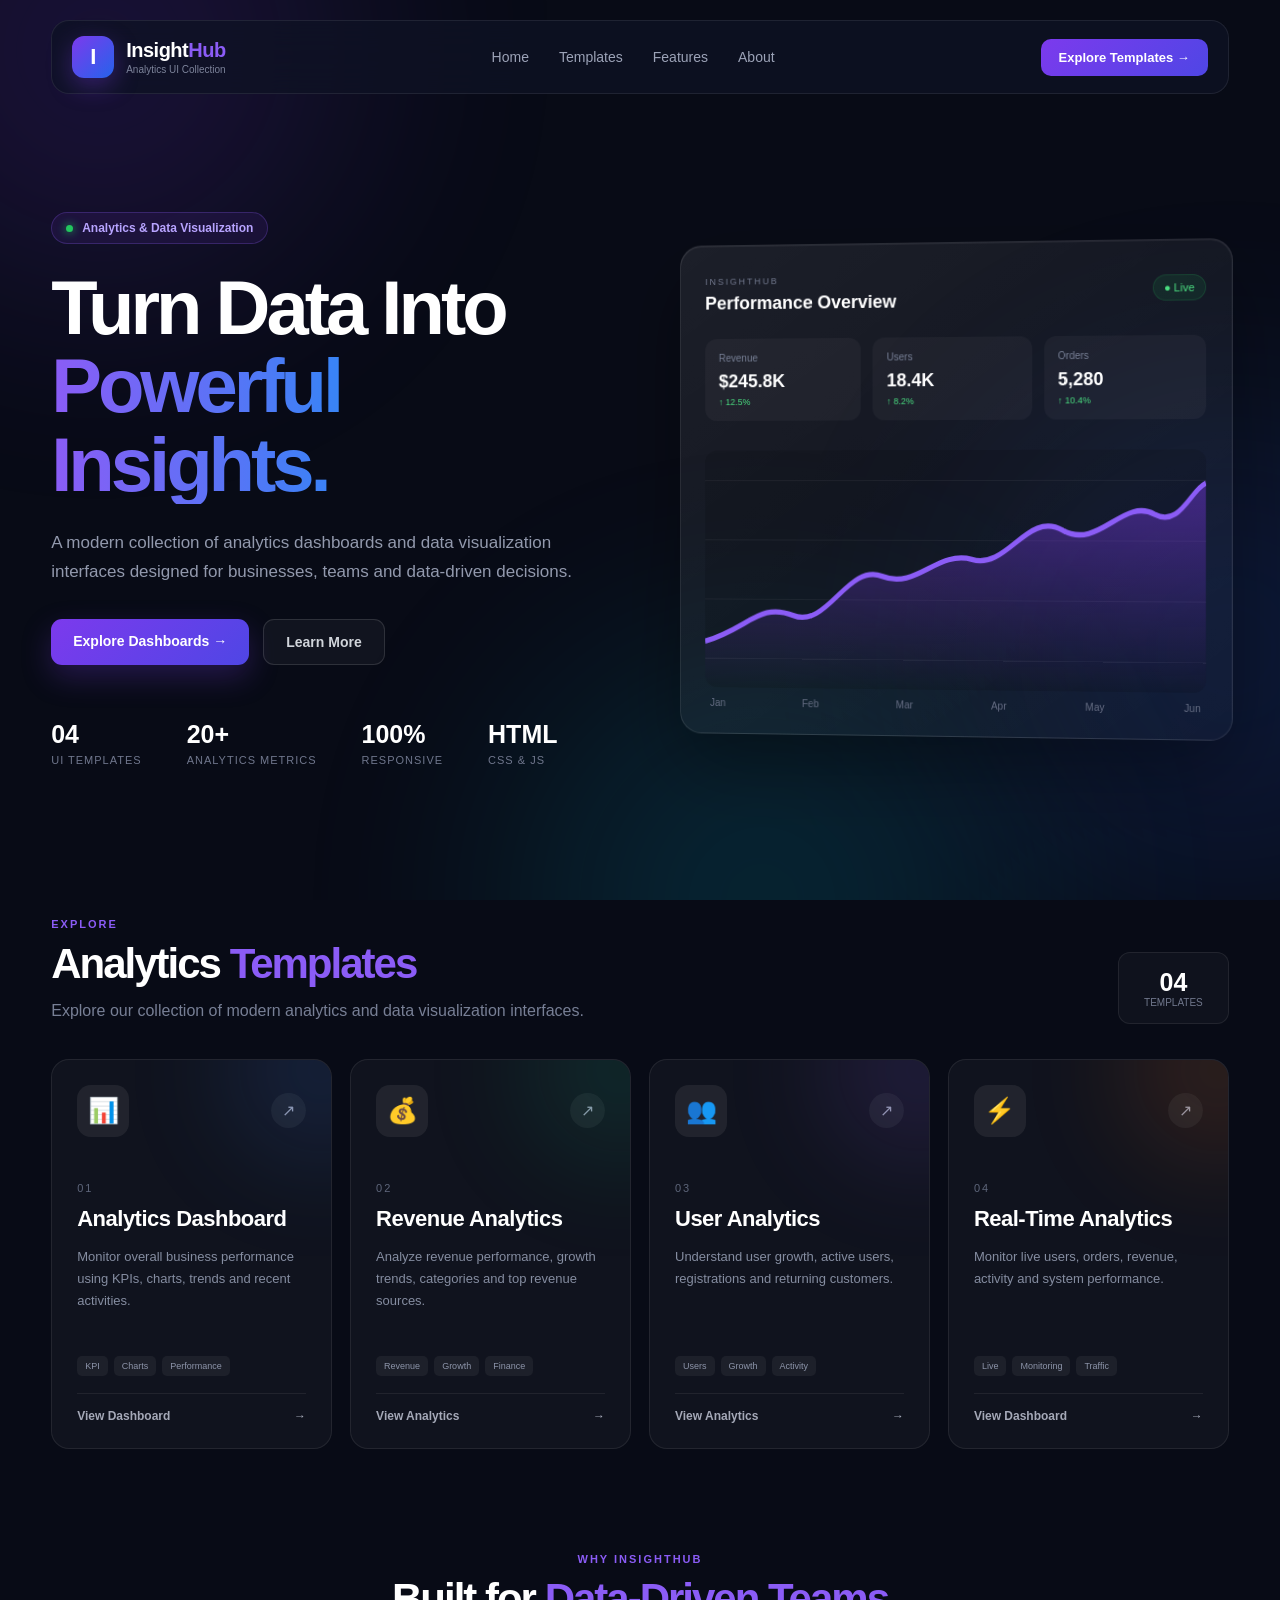
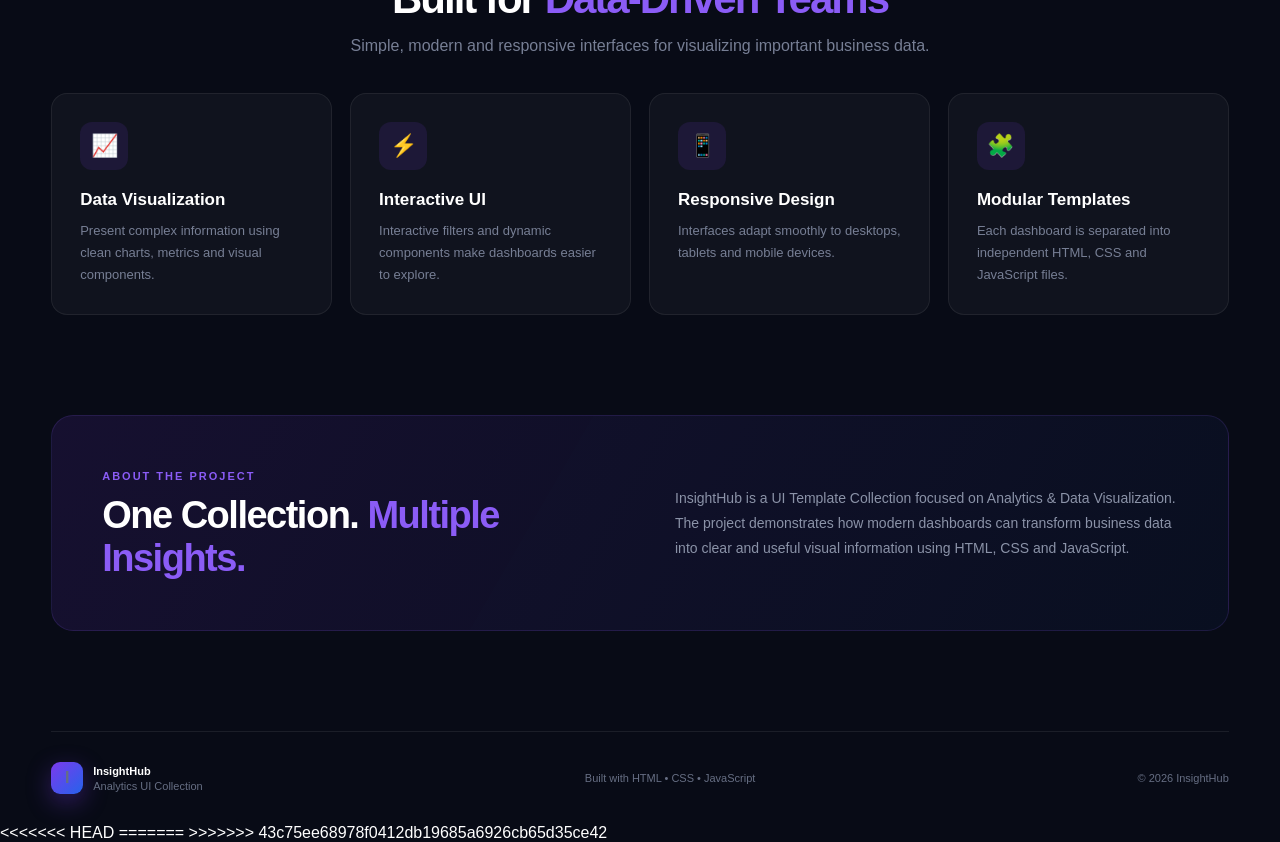
<file: index.html>
<!DOCTYPE html>
<html lang="en">

<head>
    <meta charset="UTF-8">
    <meta name="viewport" content="width=device-width, initial-scale=1.0">

    <title>InsightHub | Analytics UI Collection</title>

    <link rel="stylesheet" href="style.css">
</head>

<body>

    <!-- Background Effects -->
    <div class="background">
        <div class="glow glow-1"></div>
        <div class="glow glow-2"></div>
        <div class="glow glow-3"></div>
    </div>


    <!-- NAVBAR -->

    <header class="navbar">

        <div class="logo">
            <div class="logo-icon">I</div>

            <div>
                <h2>Insight<span>Hub</span></h2>
                <p>Analytics UI Collection</p>
            </div>
        </div>


        <nav>
            <a href="#home">Home</a>
            <a href="#templates">Templates</a>
            <a href="#features">Features</a>
            <a href="#about">About</a>
        </nav>


        <a href="#templates" class="nav-button">
            Explore Templates →
        </a>

    </header>



    <!-- HERO SECTION -->

    <main>

        <section class="hero" id="home">

            <div class="hero-content">

                <div class="badge">
                    <span class="live-dot"></span>
                    Analytics & Data Visualization
                </div>


                <h1>
                    Turn Data Into
                    <span>Powerful Insights.</span>
                </h1>


                <p>
                    A modern collection of analytics dashboards and
                    data visualization interfaces designed for
                    businesses, teams and data-driven decisions.
                </p>


                <div class="hero-buttons">

                    <a href="#templates" class="primary-button">
                        Explore Dashboards →
                    </a>

                    <a href="#about" class="secondary-button">
                        Learn More
                    </a>

                </div>


                <!-- Hero Statistics -->

                <div class="hero-stats">

                    <div class="hero-stat">
                        <strong>04</strong>
                        <span>UI Templates</span>
                    </div>

                    <div class="hero-stat">
                        <strong>20+</strong>
                        <span>Analytics Metrics</span>
                    </div>

                    <div class="hero-stat">
                        <strong>100%</strong>
                        <span>Responsive</span>
                    </div>

                    <div class="hero-stat">
                        <strong>HTML</strong>
                        <span>CSS & JS</span>
                    </div>

                </div>

            </div>



            <!-- HERO DASHBOARD PREVIEW -->

            <div class="dashboard-preview">

                <div class="preview-header">

                    <div>
                        <span class="small-label">INSIGHTHUB</span>
                        <h3>Performance Overview</h3>
                    </div>

                    <span class="online">
                        ● Live
                    </span>

                </div>


                <div class="preview-stats">

                    <div>
                        <span>Revenue</span>
                        <strong>$245.8K</strong>
                        <small>↑ 12.5%</small>
                    </div>

                    <div>
                        <span>Users</span>
                        <strong>18.4K</strong>
                        <small>↑ 8.2%</small>
                    </div>

                    <div>
                        <span>Orders</span>
                        <strong>5,280</strong>
                        <small>↑ 10.4%</small>
                    </div>

                </div>


                <!-- Fake Chart -->

                <div class="chart">

                    <div class="chart-lines">
                        <span></span>
                        <span></span>
                        <span></span>
                        <span></span>
                    </div>

                    <svg viewBox="0 0 500 180" preserveAspectRatio="none">

                        <defs>

                            <linearGradient
                                id="areaGradient"
                                x1="0"
                                y1="0"
                                x2="0"
                                y2="1">

                                <stop
                                    offset="0%"
                                    stop-color="#7c3aed"
                                    stop-opacity="0.45" />

                                <stop
                                    offset="100%"
                                    stop-color="#7c3aed"
                                    stop-opacity="0" />

                            </linearGradient>

                        </defs>


                        <path
                            d="M0 145
                               C45 135,55 115,90 125
                               C125 135,145 85,180 95
                               C215 105,235 75,270 82
                               C305 90,325 45,360 60
                               C395 75,420 35,450 48
                               C475 58,485 30,500 25
                               L500 180
                               L0 180 Z"
                            fill="url(#areaGradient)"
                        />


                        <path
                            d="M0 145
                               C45 135,55 115,90 125
                               C125 135,145 85,180 95
                               C215 105,235 75,270 82
                               C305 90,325 45,360 60
                               C395 75,420 35,450 48
                               C475 58,485 30,500 25"
                            fill="none"
                            stroke="#8b5cf6"
                            stroke-width="4"
                        />

                    </svg>

                </div>


                <div class="chart-labels">
                    <span>Jan</span>
                    <span>Feb</span>
                    <span>Mar</span>
                    <span>Apr</span>
                    <span>May</span>
                    <span>Jun</span>
                </div>

            </div>

        </section>



        <!-- TEMPLATE SECTION -->

        <section class="templates-section" id="templates">

            <div class="section-heading">

                <div>
                    <span class="section-label">EXPLORE</span>

                    <h2>
                        Analytics
                        <span>Templates</span>
                    </h2>

                    <p>
                        Explore our collection of modern analytics
                        and data visualization interfaces.
                    </p>
                </div>


                <div class="template-count">
                    <strong>04</strong>
                    <span>Templates</span>
                </div>

            </div>



            <div class="template-grid">


                <!-- MEMBER 1 -->

                <a
                    href="member1-analytics-dashboard/index.html"
                    class="template-card blue">

                    <div class="card-top">

                        <div class="template-icon">
                            📊
                        </div>

                        <span class="arrow">↗</span>

                    </div>


                    <div class="card-number">
                        01
                    </div>


                    <h3>
                        Analytics Dashboard
                    </h3>


                    <p>
                        Monitor overall business performance
                        using KPIs, charts, trends and
                        recent activities.
                    </p>


                    <div class="card-tags">

                        <span>KPI</span>
                        <span>Charts</span>
                        <span>Performance</span>

                    </div>


                    <div class="view-link">
                        View Dashboard
                        <span>→</span>
                    </div>

                </a>



                <!-- MEMBER 2 -->

                <a
                    href="member2-revenue-analytics/index.html"
                    class="template-card green">

                    <div class="card-top">

                        <div class="template-icon">
                            💰
                        </div>

                        <span class="arrow">↗</span>

                    </div>


                    <div class="card-number">
                        02
                    </div>


                    <h3>
                        Revenue Analytics
                    </h3>


                    <p>
                        Analyze revenue performance,
                        growth trends, categories and
                        top revenue sources.
                    </p>


                    <div class="card-tags">

                        <span>Revenue</span>
                        <span>Growth</span>
                        <span>Finance</span>

                    </div>


                    <div class="view-link">
                        View Analytics
                        <span>→</span>
                    </div>

                </a>



                <!-- MEMBER 3 -->

                <a
                    href="member3-user-analytics/index.html"
                    class="template-card purple">

                    <div class="card-top">

                        <div class="template-icon">
                            👥
                        </div>

                        <span class="arrow">↗</span>

                    </div>


                    <div class="card-number">
                        03
                    </div>


                    <h3>
                        User Analytics
                    </h3>


                    <p>
                        Understand user growth, active
                        users, registrations and
                        returning customers.
                    </p>


                    <div class="card-tags">

                        <span>Users</span>
                        <span>Growth</span>
                        <span>Activity</span>

                    </div>


                    <div class="view-link">
                        View Analytics
                        <span>→</span>
                    </div>

                </a>



                <!-- MEMBER 4 -->

                <a
                    href="member4-realtime-analytics/index.html"
                    class="template-card orange">

                    <div class="card-top">

                        <div class="template-icon">
                            ⚡
                        </div>

                        <span class="arrow">↗</span>

                    </div>


                    <div class="card-number">
                        04
                    </div>


                    <h3>
                        Real-Time Analytics
                    </h3>


                    <p>
                        Monitor live users, orders,
                        revenue, activity and
                        system performance.
                    </p>


                    <div class="card-tags">

                        <span>Live</span>
                        <span>Monitoring</span>
                        <span>Traffic</span>

                    </div>


                    <div class="view-link">
                        View Dashboard
                        <span>→</span>
                    </div>

                </a>

            </div>

        </section>



        <!-- FEATURES -->

        <section class="features-section" id="features">

            <div class="section-heading center">

                <span class="section-label">
                    WHY INSIGHTHUB
                </span>

                <h2>
                    Built for
                    <span>Data-Driven Teams</span>
                </h2>

                <p>
                    Simple, modern and responsive interfaces
                    for visualizing important business data.
                </p>

            </div>


            <div class="features-grid">

                <div class="feature">
                    <div class="feature-icon">📈</div>

                    <h3>Data Visualization</h3>

                    <p>
                        Present complex information using
                        clean charts, metrics and visual
                        components.
                    </p>
                </div>


                <div class="feature">
                    <div class="feature-icon">⚡</div>

                    <h3>Interactive UI</h3>

                    <p>
                        Interactive filters and dynamic
                        components make dashboards easier
                        to explore.
                    </p>
                </div>


                <div class="feature">
                    <div class="feature-icon">📱</div>

                    <h3>Responsive Design</h3>

                    <p>
                        Interfaces adapt smoothly to
                        desktops, tablets and mobile devices.
                    </p>
                </div>


                <div class="feature">
                    <div class="feature-icon">🧩</div>

                    <h3>Modular Templates</h3>

                    <p>
                        Each dashboard is separated into
                        independent HTML, CSS and JavaScript
                        files.
                    </p>
                </div>

            </div>

        </section>



        <!-- ABOUT -->

        <section class="about-section" id="about">

            <div class="about-box">

                <div>

                    <span class="section-label">
                        ABOUT THE PROJECT
                    </span>

                    <h2>
                        One Collection.
                        <span>Multiple Insights.</span>
                    </h2>

                </div>


                <p>
                    InsightHub is a UI Template Collection focused
                    on Analytics & Data Visualization. The project
                    demonstrates how modern dashboards can transform
                    business data into clear and useful visual
                    information using HTML, CSS and JavaScript.
                </p>

            </div>

        </section>

    </main>



    <!-- FOOTER -->

    <footer>

        <div class="footer-logo">
            <div class="logo-icon">I</div>

            <div>
                <strong>InsightHub</strong>
                <span>Analytics UI Collection</span>
            </div>
        </div>


        <p>
            Built with HTML • CSS • JavaScript
        </p>


        <p>
            © 2026 InsightHub
        </p>

    </footer>


    <script src="script.js"></script>

</body>
<<<<<<< HEAD
</html>
=======
</html>
>>>>>>> 43c75ee68978f0412db19685a6926cb65d35ce42
</file>
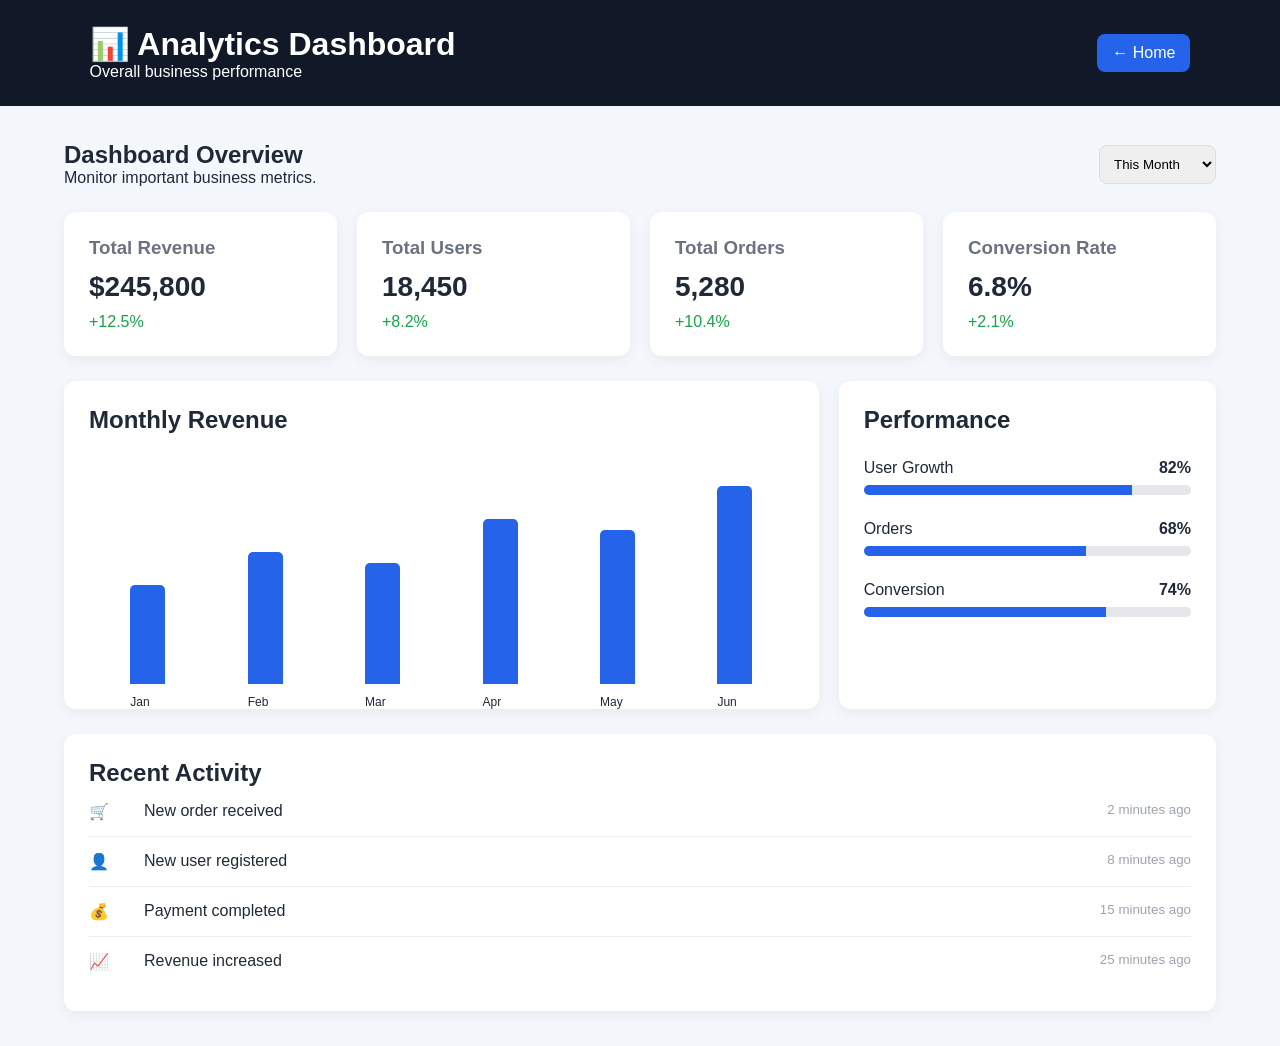
<file: member1-analytics-dashboard/index.html>
<!DOCTYPE html>
<html lang="en">

<head>
    <meta charset="UTF-8">
    <meta name="viewport" content="width=device-width, initial-scale=1.0">
    <title>Analytics Dashboard | InsightHub</title>
    <link rel="stylesheet" href="style.css">
</head>

<body>

<header>
    <div>
        <h1>📊 Analytics Dashboard</h1>
        <p>Overall business performance</p>
    </div>

    <a href="../index.html">← Home</a>
</header>

<main class="container">

    <div class="top">
        <div>
            <h2>Dashboard Overview</h2>
            <p>Monitor important business metrics.</p>
        </div>

        <select id="period">
            <option value="month">This Month</option>
            <option value="quarter">This Quarter</option>
            <option value="year">This Year</option>
        </select>
    </div>

    <section class="kpi-grid">

        <div class="card">
            <h3>Total Revenue</h3>
            <div class="value" id="revenue">$245,800</div>
            <span class="positive">+12.5%</span>
        </div>

        <div class="card">
            <h3>Total Users</h3>
            <div class="value" id="users">18,450</div>
            <span class="positive">+8.2%</span>
        </div>

        <div class="card">
            <h3>Total Orders</h3>
            <div class="value" id="orders">5,280</div>
            <span class="positive">+10.4%</span>
        </div>

        <div class="card">
            <h3>Conversion Rate</h3>
            <div class="value" id="conversion">6.8%</div>
            <span class="positive">+2.1%</span>
        </div>

    </section>

    <section class="charts">

        <div class="panel">
            <h2>Monthly Revenue</h2>

            <div class="bar-chart">
                <div class="bar" style="height:45%">
                    <span>Jan</span>
                </div>

                <div class="bar" style="height:60%">
                    <span>Feb</span>
                </div>

                <div class="bar" style="height:55%">
                    <span>Mar</span>
                </div>

                <div class="bar" style="height:75%">
                    <span>Apr</span>
                </div>

                <div class="bar" style="height:70%">
                    <span>May</span>
                </div>

                <div class="bar" style="height:90%">
                    <span>Jun</span>
                </div>
            </div>
        </div>

        <div class="panel">
            <h2>Performance</h2>

            <div class="progress-item">
                <div>
                    <span>User Growth</span>
                    <strong>82%</strong>
                </div>

                <div class="progress">
                    <div style="width:82%"></div>
                </div>
            </div>

            <div class="progress-item">
                <div>
                    <span>Orders</span>
                    <strong>68%</strong>
                </div>

                <div class="progress">
                    <div style="width:68%"></div>
                </div>
            </div>

            <div class="progress-item">
                <div>
                    <span>Conversion</span>
                    <strong>74%</strong>
                </div>

                <div class="progress">
                    <div style="width:74%"></div>
                </div>
            </div>

        </div>

    </section>

    <section class="panel">
        <h2>Recent Activity</h2>

        <div class="activity">
            <span>🛒</span>
            <p>New order received</p>
            <small>2 minutes ago</small>
        </div>

        <div class="activity">
            <span>👤</span>
            <p>New user registered</p>
            <small>8 minutes ago</small>
        </div>

        <div class="activity">
            <span>💰</span>
            <p>Payment completed</p>
            <small>15 minutes ago</small>
        </div>

        <div class="activity">
            <span>📈</span>
            <p>Revenue increased</p>
            <small>25 minutes ago</small>
        </div>

    </section>

</main>

<script src="script.js"></script>

</body>
</html>
</file>
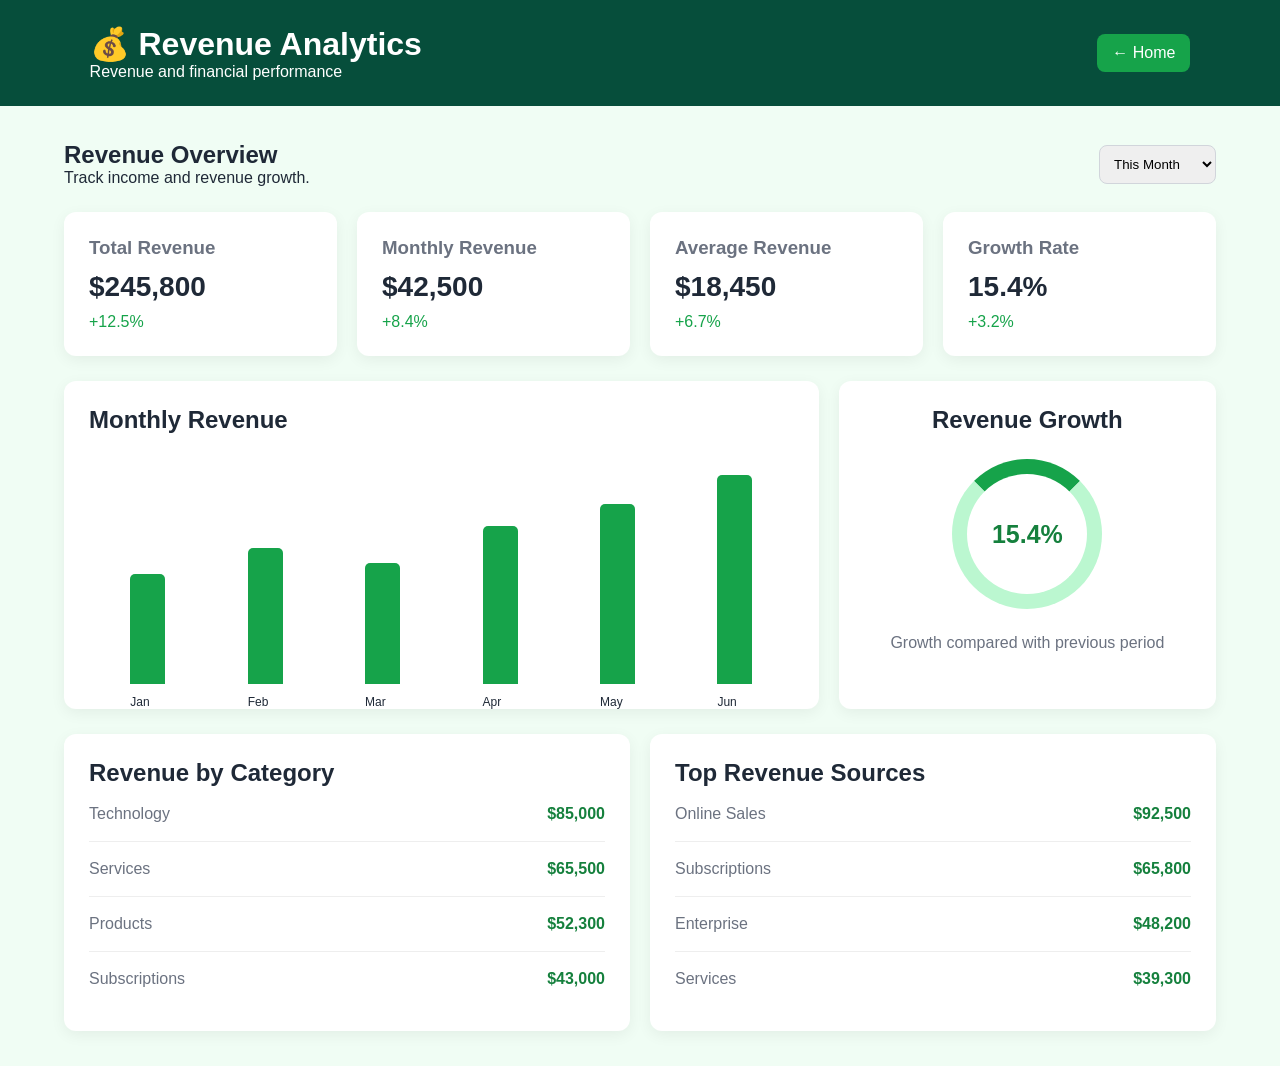
<file: member2-revenue-analytics/index.html>
<!DOCTYPE html>
<html lang="en">

<head>

    <meta charset="UTF-8">

    <meta name="viewport"
          content="width=device-width, initial-scale=1.0">

    <title>Revenue Analytics | InsightHub</title>

    <link rel="stylesheet" href="style.css">

</head>

<body>

<header>

    <div>
        <h1>💰 Revenue Analytics</h1>
        <p>Revenue and financial performance</p>
    </div>

    <a href="../index.html">← Home</a>

</header>


<main class="container">

    <div class="top">

        <div>
            <h2>Revenue Overview</h2>
            <p>Track income and revenue growth.</p>
        </div>

        <select id="timeFilter">

            <option value="month">This Month</option>
            <option value="quarter">This Quarter</option>
            <option value="year">This Year</option>

        </select>

    </div>


    <section class="kpi-grid">

        <div class="card">
            <h3>Total Revenue</h3>
            <div class="value" id="totalRevenue">$245,800</div>
            <span class="positive">+12.5%</span>
        </div>

        <div class="card">
            <h3>Monthly Revenue</h3>
            <div class="value" id="monthlyRevenue">$42,500</div>
            <span class="positive">+8.4%</span>
        </div>

        <div class="card">
            <h3>Average Revenue</h3>
            <div class="value">$18,450</div>
            <span class="positive">+6.7%</span>
        </div>

        <div class="card">
            <h3>Growth Rate</h3>
            <div class="value">15.4%</div>
            <span class="positive">+3.2%</span>
        </div>

    </section>


    <section class="charts">

        <div class="panel">

            <h2>Monthly Revenue</h2>

            <div class="bar-chart">

                <div class="bar" style="height:50%">
                    <span>Jan</span>
                </div>

                <div class="bar" style="height:62%">
                    <span>Feb</span>
                </div>

                <div class="bar" style="height:55%">
                    <span>Mar</span>
                </div>

                <div class="bar" style="height:72%">
                    <span>Apr</span>
                </div>

                <div class="bar" style="height:82%">
                    <span>May</span>
                </div>

                <div class="bar" style="height:95%">
                    <span>Jun</span>
                </div>

            </div>

        </div>


        <div class="panel growth-panel">

            <h2>Revenue Growth</h2>

            <div class="circle">
                <span>15.4%</span>
            </div>

            <p>Growth compared with previous period</p>

        </div>

    </section>


    <section class="two-columns">

        <div class="panel">

            <h2>Revenue by Category</h2>

            <div class="revenue-row">
                <span>Technology</span>
                <strong>$85,000</strong>
            </div>

            <div class="revenue-row">
                <span>Services</span>
                <strong>$65,500</strong>
            </div>

            <div class="revenue-row">
                <span>Products</span>
                <strong>$52,300</strong>
            </div>

            <div class="revenue-row">
                <span>Subscriptions</span>
                <strong>$43,000</strong>
            </div>

        </div>


        <div class="panel">

            <h2>Top Revenue Sources</h2>

            <div class="revenue-row">
                <span>Online Sales</span>
                <strong>$92,500</strong>
            </div>

            <div class="revenue-row">
                <span>Subscriptions</span>
                <strong>$65,800</strong>
            </div>

            <div class="revenue-row">
                <span>Enterprise</span>
                <strong>$48,200</strong>
            </div>

            <div class="revenue-row">
                <span>Services</span>
                <strong>$39,300</strong>
            </div>

        </div>
    </section>
</main>
<script src="script.js"></script>

</body>
</html>
</file>
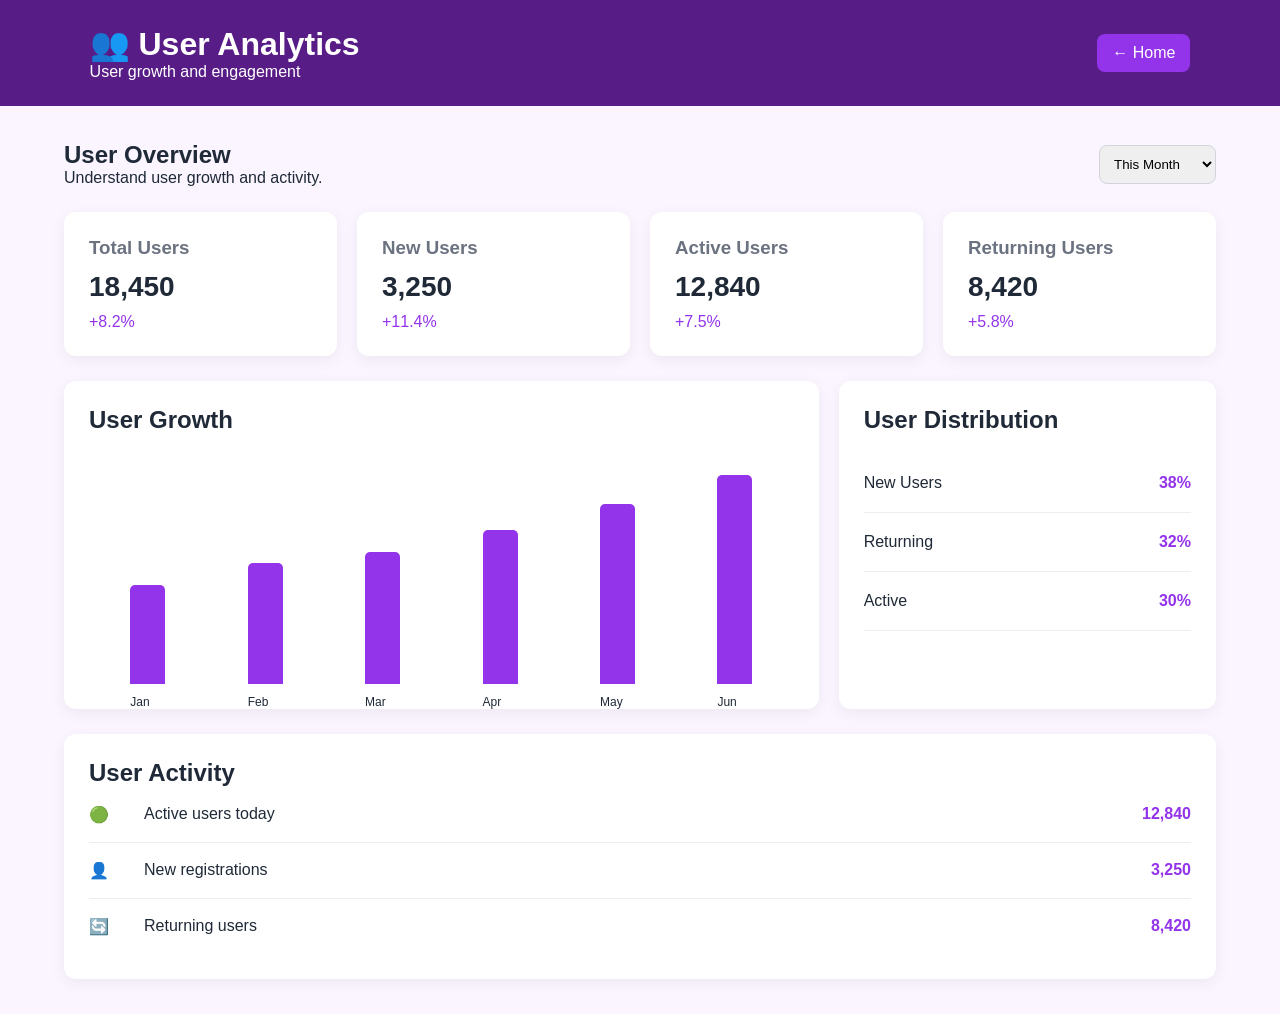
<file: member3-user-analytics/index.html>
<!DOCTYPE html>
<html lang="en">

<head>

    <meta charset="UTF-8">

    <meta name="viewport"
          content="width=device-width, initial-scale=1.0">

    <title>User Analytics | InsightHub</title>

    <link rel="stylesheet" href="style.css">

</head>

<body>

<header>

    <div>
        <h1>👥 User Analytics</h1>
        <p>User growth and engagement</p>
    </div>

    <a href="../index.html">← Home</a>

</header>


<main class="container">

    <div class="top">

        <div>
            <h2>User Overview</h2>
            <p>Understand user growth and activity.</p>
        </div>

        <select id="userFilter">

            <option value="month">This Month</option>
            <option value="quarter">This Quarter</option>
            <option value="year">This Year</option>

        </select>

    </div>


    <section class="kpi-grid">

        <div class="card">
            <h3>Total Users</h3>
            <div class="value" id="totalUsers">18,450</div>
            <span class="positive">+8.2%</span>
        </div>

        <div class="card">
            <h3>New Users</h3>
            <div class="value" id="newUsers">3,250</div>
            <span class="positive">+11.4%</span>
        </div>

        <div class="card">
            <h3>Active Users</h3>
            <div class="value" id="activeUsers">12,840</div>
            <span class="positive">+7.5%</span>
        </div>

        <div class="card">
            <h3>Returning Users</h3>
            <div class="value" id="returningUsers">8,420</div>
            <span class="positive">+5.8%</span>
        </div>

    </section>


    <section class="charts">

        <div class="panel">

            <h2>User Growth</h2>

            <div class="bar-chart">

                <div class="bar" style="height:45%">
                    <span>Jan</span>
                </div>

                <div class="bar" style="height:55%">
                    <span>Feb</span>
                </div>

                <div class="bar" style="height:60%">
                    <span>Mar</span>
                </div>

                <div class="bar" style="height:70%">
                    <span>Apr</span>
                </div>

                <div class="bar" style="height:82%">
                    <span>May</span>
                </div>

                <div class="bar" style="height:95%">
                    <span>Jun</span>
                </div>

            </div>

        </div>


        <div class="panel">

            <h2>User Distribution</h2>

            <div class="distribution">

                <div>
                    <span>New Users</span>
                    <strong>38%</strong>
                </div>

                <div>
                    <span>Returning</span>
                    <strong>32%</strong>
                </div>

                <div>
                    <span>Active</span>
                    <strong>30%</strong>
                </div>

            </div>

        </div>

    </section>


    <section class="panel">

        <h2>User Activity</h2>

        <div class="activity">

            <span>🟢</span>

            <p>Active users today</p>

            <strong>12,840</strong>

        </div>


        <div class="activity">

            <span>👤</span>

            <p>New registrations</p>

            <strong>3,250</strong>

        </div>


        <div class="activity">

            <span>🔄</span>

            <p>Returning users</p>

            <strong>8,420</strong>

        </div>

    </section>

</main>


<script src="script.js"></script>

</body>
</html>
</file>
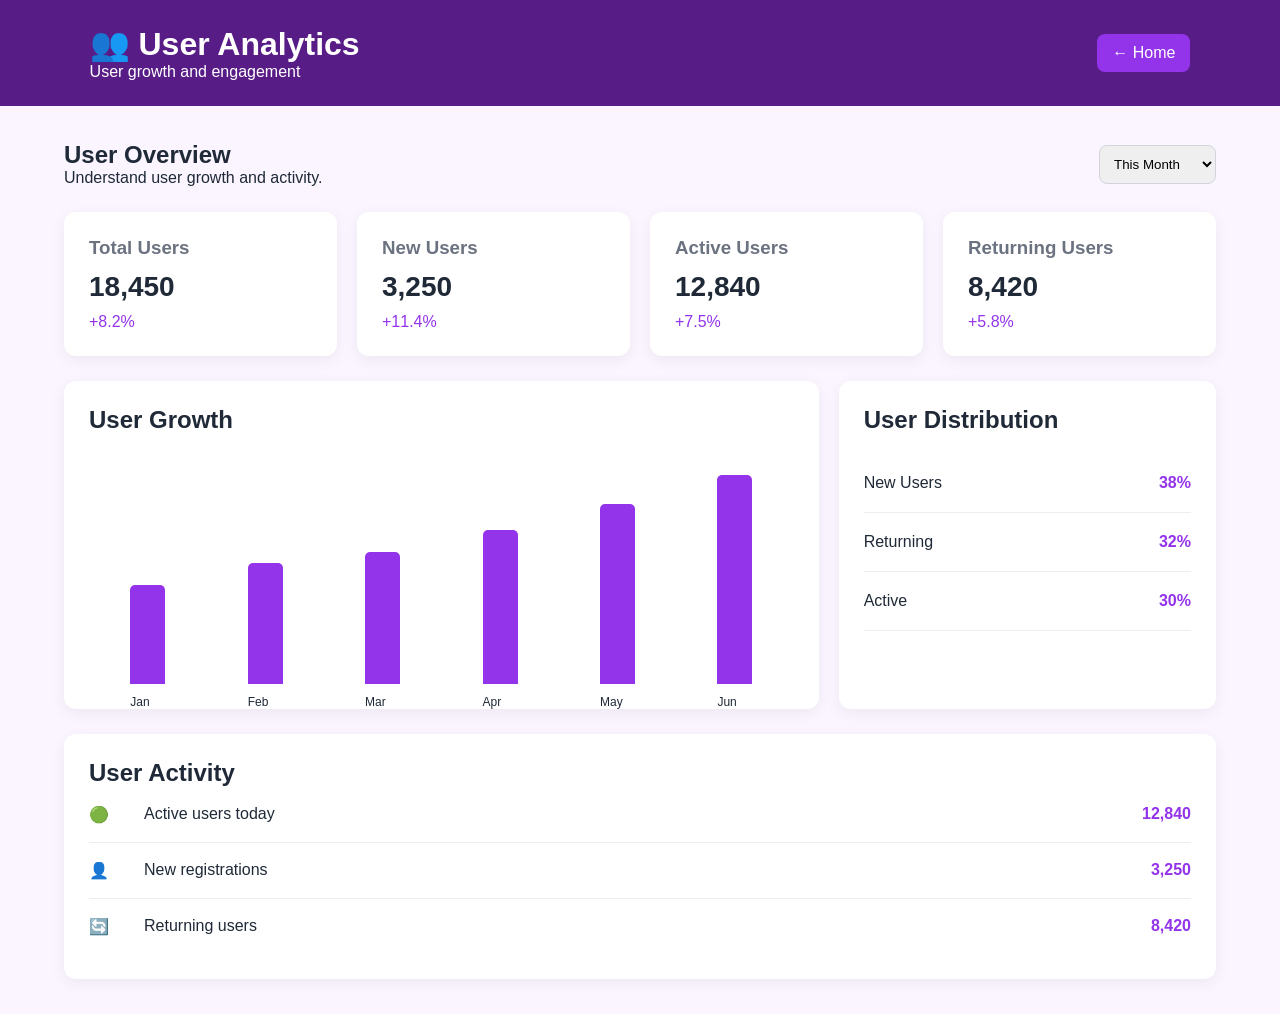
<file: member3-user-anlytics/index.html>
<!DOCTYPE html>
<html lang="en">

<head>

    <meta charset="UTF-8">

    <meta name="viewport"
          content="width=device-width, initial-scale=1.0">

    <title>User Analytics | InsightHub</title>

    <link rel="stylesheet" href="style.css">

</head>

<body>

<header>

    <div>
        <h1>👥 User Analytics</h1>
        <p>User growth and engagement</p>
    </div>

    <a href="../index.html">← Home</a>

</header>


<main class="container">

    <div class="top">

        <div>
            <h2>User Overview</h2>
            <p>Understand user growth and activity.</p>
        </div>

        <select id="userFilter">

            <option value="month">This Month</option>
            <option value="quarter">This Quarter</option>
            <option value="year">This Year</option>

        </select>

    </div>


    <section class="kpi-grid">

        <div class="card">
            <h3>Total Users</h3>
            <div class="value" id="totalUsers">18,450</div>
            <span class="positive">+8.2%</span>
        </div>

        <div class="card">
            <h3>New Users</h3>
            <div class="value" id="newUsers">3,250</div>
            <span class="positive">+11.4%</span>
        </div>

        <div class="card">
            <h3>Active Users</h3>
            <div class="value" id="activeUsers">12,840</div>
            <span class="positive">+7.5%</span>
        </div>

        <div class="card">
            <h3>Returning Users</h3>
            <div class="value" id="returningUsers">8,420</div>
            <span class="positive">+5.8%</span>
        </div>

    </section>


    <section class="charts">

        <div class="panel">

            <h2>User Growth</h2>

            <div class="bar-chart">

                <div class="bar" style="height:45%">
                    <span>Jan</span>
                </div>

                <div class="bar" style="height:55%">
                    <span>Feb</span>
                </div>

                <div class="bar" style="height:60%">
                    <span>Mar</span>
                </div>

                <div class="bar" style="height:70%">
                    <span>Apr</span>
                </div>

                <div class="bar" style="height:82%">
                    <span>May</span>
                </div>

                <div class="bar" style="height:95%">
                    <span>Jun</span>
                </div>

            </div>

        </div>


        <div class="panel">

            <h2>User Distribution</h2>

            <div class="distribution">

                <div>
                    <span>New Users</span>
                    <strong>38%</strong>
                </div>

                <div>
                    <span>Returning</span>
                    <strong>32%</strong>
                </div>

                <div>
                    <span>Active</span>
                    <strong>30%</strong>
                </div>

            </div>

        </div>

    </section>


    <section class="panel">

        <h2>User Activity</h2>

        <div class="activity">

            <span>🟢</span>

            <p>Active users today</p>

            <strong>12,840</strong>

        </div>


        <div class="activity">

            <span>👤</span>

            <p>New registrations</p>

            <strong>3,250</strong>

        </div>


        <div class="activity">

            <span>🔄</span>

            <p>Returning users</p>

            <strong>8,420</strong>

        </div>

    </section>

</main>


<script src="script.js"></script>

</body>
</html>
</file>
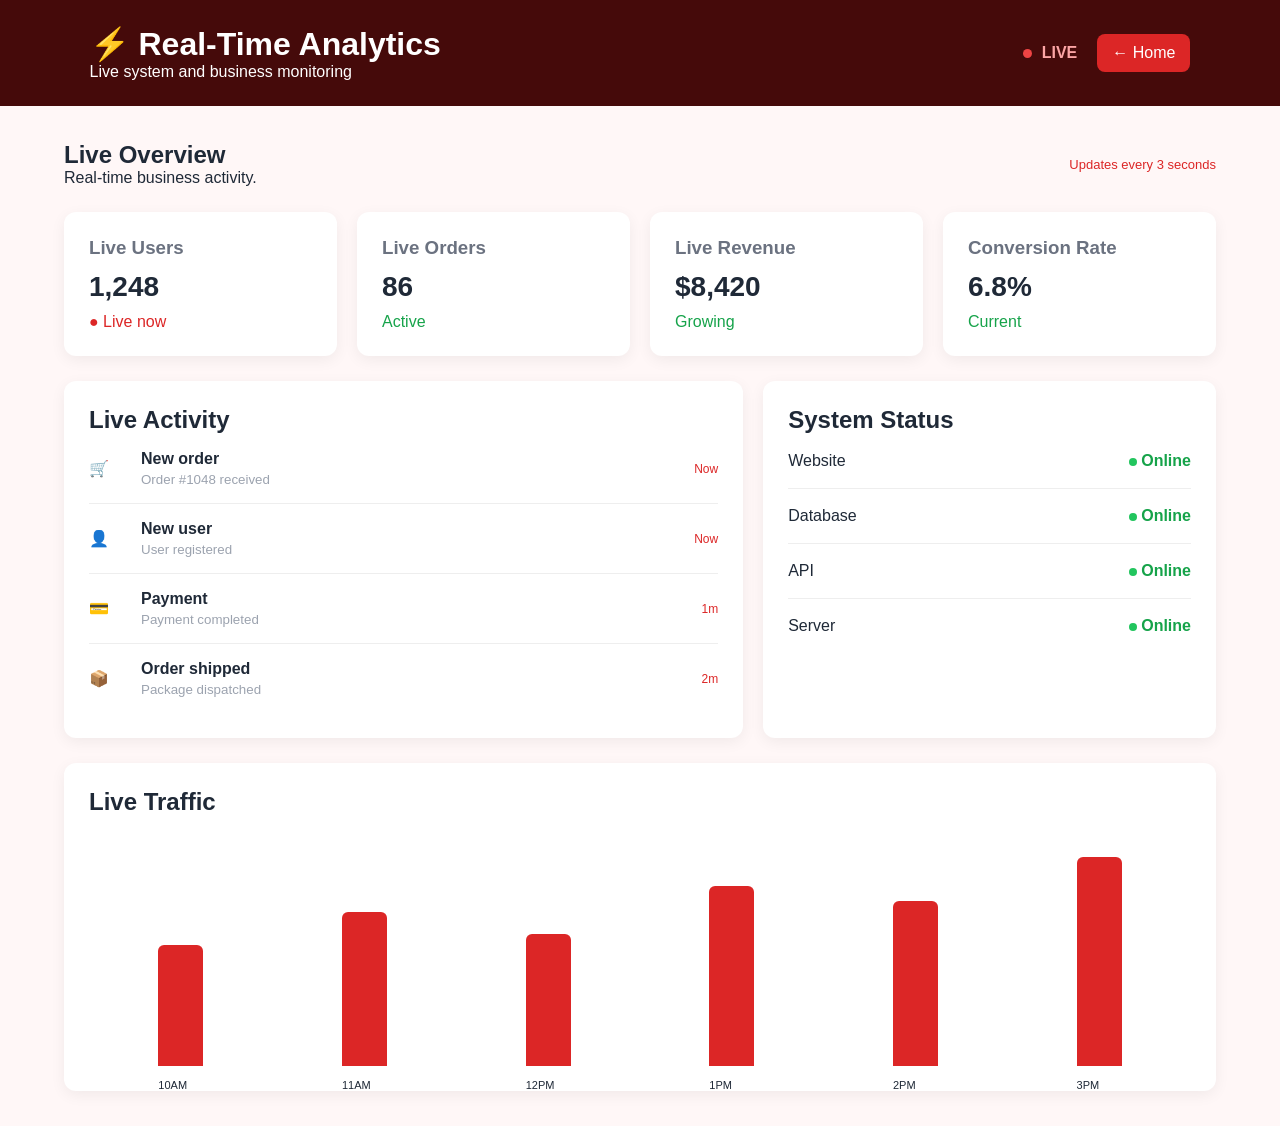
<file: member4-realtime-analytics/index.html>
<!DOCTYPE html>
<html lang="en">

<head>

    <meta charset="UTF-8">

    <meta name="viewport"
          content="width=device-width, initial-scale=1.0">

    <title>Real-Time Analytics | InsightHub</title>

    <link rel="stylesheet" href="style.css">

</head>

<body>

<header>

    <div>
        <h1>⚡ Real-Time Analytics</h1>
        <p>Live system and business monitoring</p>
    </div>

    <div class="header-right">

        <span class="live-status">
            <span></span>
            LIVE
        </span>

        <a href="../index.html">← Home</a>

    </div>

</header>


<main class="container">

    <div class="top">

        <div>
            <h2>Live Overview</h2>
            <p>Real-time business activity.</p>
        </div>

        <div class="update-text">
            Updates every 3 seconds
        </div>

    </div>


    <section class="kpi-grid">

        <div class="card">

            <h3>Live Users</h3>

            <div class="value"
                 id="liveUsers">
                1,248
            </div>

            <span class="live-text">
                ● Live now
            </span>

        </div>


        <div class="card">

            <h3>Live Orders</h3>

            <div class="value"
                 id="liveOrders">
                86
            </div>

            <span class="positive">
                Active
            </span>

        </div>


        <div class="card">

            <h3>Live Revenue</h3>

            <div class="value"
                 id="liveRevenue">
                $8,420
            </div>

            <span class="positive">
                Growing
            </span>

        </div>


        <div class="card">

            <h3>Conversion Rate</h3>

            <div class="value"
                 id="liveConversion">
                6.8%
            </div>

            <span class="positive">
                Current
            </span>

        </div>

    </section>


    <section class="two-columns">

        <div class="panel">

            <h2>Live Activity</h2>


            <div class="activity">

                <span>🛒</span>

                <div>
                    <strong>New order</strong>
                    <small>Order #1048 received</small>
                </div>

                <span>Now</span>

            </div>


            <div class="activity">

                <span>👤</span>

                <div>
                    <strong>New user</strong>
                    <small>User registered</small>
                </div>

                <span>Now</span>

            </div>


            <div class="activity">

                <span>💳</span>

                <div>
                    <strong>Payment</strong>
                    <small>Payment completed</small>
                </div>

                <span>1m</span>

            </div>


            <div class="activity">

                <span>📦</span>

                <div>
                    <strong>Order shipped</strong>
                    <small>Package dispatched</small>
                </div>

                <span>2m</span>

            </div>

        </div>


        <div class="panel">

            <h2>System Status</h2>


            <div class="status-row">

                <span>Website</span>

                <strong>
                    <i></i> Online
                </strong>

            </div>


            <div class="status-row">

                <span>Database</span>

                <strong>
                    <i></i> Online
                </strong>

            </div>


            <div class="status-row">

                <span>API</span>

                <strong>
                    <i></i> Online
                </strong>

            </div>


            <div class="status-row">

                <span>Server</span>

                <strong>
                    <i></i> Online
                </strong>

            </div>

        </div>

    </section>


    <section class="panel">

        <h2>Live Traffic</h2>

        <div class="traffic">

            <div class="traffic-bar"
                 style="height:55%">
                <span>10AM</span>
            </div>

            <div class="traffic-bar"
                 style="height:70%">
                <span>11AM</span>
            </div>

            <div class="traffic-bar"
                 style="height:60%">
                <span>12PM</span>
            </div>

            <div class="traffic-bar"
                 style="height:82%">
                <span>1PM</span>
            </div>

            <div class="traffic-bar"
                 style="height:75%">
                <span>2PM</span>
            </div>

            <div class="traffic-bar"
                 style="height:95%">
                <span>3PM</span>
            </div>

        </div>

    </section>

</main>


<script src="script.js"></script>

</body>
</html>
</file>
<file: style.css>
* {
    margin: 0;
    padding: 0;
    box-sizing: border-box;
}

html {
    scroll-behavior: smooth;
}

body {
    font-family: Arial, Helvetica, sans-serif;
    background: #080b16;
    color: #ffffff;
    overflow-x: hidden;
}


/* =========================
   BACKGROUND
========================= */

.background {
    position: fixed;
    inset: 0;
    overflow: hidden;
    pointer-events: none;
    z-index: -1;
}

.glow {
    position: absolute;
    width: 500px;
    height: 500px;
    border-radius: 50%;
    filter: blur(120px);
    opacity: 0.15;
}

.glow-1 {
    background: #7c3aed;
    top: -200px;
    left: -150px;
}

.glow-2 {
    background: #2563eb;
    top: 400px;
    right: -200px;
}

.glow-3 {
    background: #06b6d4;
    bottom: -250px;
    left: 40%;
}


/* =========================
   NAVBAR
========================= */

.navbar {
    width: 92%;
    max-width: 1400px;
    margin: 20px auto 0;

    padding: 15px 20px;

    display: flex;
    align-items: center;
    justify-content: space-between;

    background: rgba(15, 18, 37, 0.78);

    border: 1px solid rgba(255, 255, 255, 0.08);

    border-radius: 18px;

    backdrop-filter: blur(20px);

    position: sticky;
    top: 15px;

    z-index: 100;
}


.logo {
    display: flex;
    align-items: center;
    gap: 12px;
}


.logo-icon {
    width: 42px;
    height: 42px;

    display: flex;
    align-items: center;
    justify-content: center;

    background: linear-gradient(
        135deg,
        #7c3aed,
        #2563eb
    );

    border-radius: 12px;

    font-size: 22px;
    font-weight: bold;

    box-shadow: 0 8px 25px rgba(124, 58, 237, 0.35);
}


.logo h2 {
    font-size: 20px;
    letter-spacing: -0.5px;
}

.logo h2 span {
    color: #8b5cf6;
}

.logo p {
    font-size: 10px;
    color: #7d849b;
    margin-top: 2px;
}


nav {
    display: flex;
    gap: 30px;
}

nav a {
    color: #9ca3b7;
    text-decoration: none;
    font-size: 14px;

    transition: 0.3s;
}

nav a:hover {
    color: #ffffff;
}


.nav-button {
    text-decoration: none;
    color: white;

    background: linear-gradient(
        135deg,
        #7c3aed,
        #4f46e5
    );

    padding: 11px 18px;

    border-radius: 10px;

    font-size: 13px;
    font-weight: bold;

    transition: 0.3s;
}

.nav-button:hover {
    transform: translateY(-2px);
    box-shadow: 0 10px 25px rgba(124, 58, 237, 0.3);
}


/* =========================
   HERO
========================= */

.hero {
    width: 92%;
    max-width: 1400px;

    margin: 70px auto 0;

    min-height: 650px;

    display: grid;

    grid-template-columns: 1fr 1fr;

    align-items: center;

    gap: 70px;
}


.hero-content {
    padding: 30px 0;
}


.badge {
    display: inline-flex;
    align-items: center;

    gap: 9px;

    padding: 8px 14px;

    border-radius: 30px;

    background: rgba(124, 58, 237, 0.1);

    border: 1px solid rgba(139, 92, 246, 0.25);

    color: #b8a4ff;

    font-size: 12px;
    font-weight: bold;

    margin-bottom: 25px;
}


.live-dot {
    width: 7px;
    height: 7px;

    border-radius: 50%;

    background: #22c55e;

    box-shadow: 0 0 10px #22c55e;
}


.hero h1 {
    font-size: clamp(45px, 6vw, 76px);

    line-height: 1.03;

    letter-spacing: -4px;

    max-width: 750px;

    margin-bottom: 25px;
}


.hero h1 span {
    display: block;

    background: linear-gradient(
        90deg,
        #8b5cf6,
        #3b82f6,
        #06b6d4
    );

    -webkit-background-clip: text;
    background-clip: text;

    color: transparent;
}


.hero-content > p {
    color: #9299ad;

    font-size: 17px;

    line-height: 1.7;

    max-width: 610px;

    margin-bottom: 32px;
}


.hero-buttons {
    display: flex;
    gap: 14px;
    flex-wrap: wrap;
}


.primary-button,
.secondary-button {
    text-decoration: none;

    padding: 14px 22px;

    border-radius: 11px;

    font-size: 14px;
    font-weight: bold;

    transition: 0.3s;
}


.primary-button {
    color: white;

    background: linear-gradient(
        135deg,
        #7c3aed,
        #4f46e5
    );

    box-shadow: 0 12px 30px rgba(124, 58, 237, 0.25);
}


.primary-button:hover {
    transform: translateY(-3px);
}


.secondary-button {
    color: #d1d5db;

    border: 1px solid rgba(255,255,255,0.12);

    background: rgba(255,255,255,0.04);
}


.secondary-button:hover {
    background: rgba(255,255,255,0.08);
}


/* =========================
   HERO STATS
========================= */

.hero-stats {
    display: flex;

    gap: 45px;

    margin-top: 55px;

    flex-wrap: wrap;
}


.hero-stat {
    display: flex;
    flex-direction: column;
    gap: 5px;
}


.hero-stat strong {
    font-size: 25px;
}


.hero-stat span {
    color: #70778d;

    font-size: 11px;

    text-transform: uppercase;

    letter-spacing: 1px;
}


/* =========================
   DASHBOARD PREVIEW
========================= */

.dashboard-preview {
    position: relative;

    padding: 25px;

    border-radius: 22px;

    background:
        linear-gradient(
            145deg,
            rgba(255,255,255,0.08),
            rgba(255,255,255,0.025)
        );

    border: 1px solid rgba(255,255,255,0.1);

    box-shadow:
        0 30px 80px rgba(0,0,0,0.35),
        inset 0 1px 0 rgba(255,255,255,0.06);

    transform: perspective(1200px) rotateY(-4deg);

    transition: 0.5s;
}


.dashboard-preview:hover {
    transform: perspective(1200px) rotateY(0deg) translateY(-5px);
}


.preview-header {
    display: flex;
    justify-content: space-between;
    align-items: center;

    margin-bottom: 25px;
}


.small-label {
    color: #71788d;

    font-size: 9px;

    letter-spacing: 2px;
}


.preview-header h3 {
    font-size: 18px;

    margin-top: 5px;
}


.online {
    color: #4ade80;

    font-size: 11px;

    background: rgba(34,197,94,0.1);

    border: 1px solid rgba(34,197,94,0.15);

    padding: 6px 10px;

    border-radius: 20px;
}


.preview-stats {
    display: grid;

    grid-template-columns: repeat(3,1fr);

    gap: 12px;

    margin-bottom: 30px;
}


.preview-stats > div {
    padding: 14px;

    background: rgba(255,255,255,0.04);

    border-radius: 12px;
}


.preview-stats span {
    display: block;

    color: #777f95;

    font-size: 10px;

    margin-bottom: 8px;
}


.preview-stats strong {
    display: block;

    font-size: 18px;
}


.preview-stats small {
    color: #4ade80;

    font-size: 9px;

    display: block;

    margin-top: 5px;
}


/* =========================
   CHART
========================= */

.chart {
    height: 240px;

    position: relative;

    background: rgba(0,0,0,0.12);

    border-radius: 12px;

    overflow: hidden;
}


.chart-lines {
    position: absolute;

    inset: 0;

    display: flex;

    flex-direction: column;

    justify-content: space-around;
}


.chart-lines span {
    height: 1px;

    width: 100%;

    background: rgba(255,255,255,0.05);
}


.chart svg {
    width: 100%;
    height: 100%;

    position: relative;

    z-index: 2;
}


.chart-labels {
    display: flex;

    justify-content: space-between;

    padding: 10px 5px 0;

    color: #646c82;

    font-size: 10px;
}


/* =========================
   TEMPLATE SECTION
========================= */

.templates-section,
.features-section,
.about-section {
    width: 92%;
    max-width: 1400px;

    margin: 100px auto;
}


.section-heading {
    display: flex;

    justify-content: space-between;

    align-items: flex-end;

    margin-bottom: 35px;
}


.section-label {
    color: #8b5cf6;

    font-size: 11px;

    font-weight: bold;

    letter-spacing: 2px;
}


.section-heading h2 {
    font-size: 42px;

    letter-spacing: -2px;

    margin-top: 8px;
}


.section-heading h2 span,
.about-box h2 span {
    color: #8b5cf6;
}


.section-heading p {
    color: #777f95;

    margin-top: 10px;

    max-width: 600px;

    line-height: 1.6;
}


.template-count {
    display: flex;

    flex-direction: column;

    align-items: center;

    padding: 15px 25px;

    border: 1px solid rgba(255,255,255,0.08);

    background: rgba(255,255,255,0.03);

    border-radius: 12px;
}


.template-count strong {
    font-size: 25px;
}


.template-count span {
    color: #71788d;

    font-size: 10px;

    text-transform: uppercase;
}


/* =========================
   TEMPLATE CARDS
========================= */

.template-grid {
    display: grid;

    grid-template-columns: repeat(4, 1fr);

    gap: 18px;
}


.template-card {
    min-height: 390px;

    padding: 25px;

    border-radius: 18px;

    text-decoration: none;

    color: white;

    position: relative;

    overflow: hidden;

    background: rgba(255,255,255,0.035);

    border: 1px solid rgba(255,255,255,0.08);

    transition: 0.4s;
}


.template-card::before {
    content: "";

    position: absolute;

    width: 180px;
    height: 180px;

    border-radius: 50%;

    filter: blur(60px);

    opacity: 0.15;

    right: -80px;
    top: -80px;
}


.template-card:hover {
    transform: translateY(-10px);

    border-color: rgba(255,255,255,0.2);

    background: rgba(255,255,255,0.06);

    box-shadow: 0 25px 50px rgba(0,0,0,0.3);
}


.blue::before {
    background: #3b82f6;
}

.green::before {
    background: #10b981;
}

.purple::before {
    background: #8b5cf6;
}

.orange::before {
    background: #f97316;
}


.card-top {
    display: flex;

    justify-content: space-between;

    align-items: center;

    margin-bottom: 45px;
}


.template-icon {
    width: 52px;
    height: 52px;

    display: flex;

    align-items: center;
    justify-content: center;

    border-radius: 14px;

    font-size: 25px;

    background: rgba(255,255,255,0.07);
}


.arrow {
    width: 35px;
    height: 35px;

    display: flex;

    align-items: center;
    justify-content: center;

    border-radius: 50%;

    background: rgba(255,255,255,0.05);

    color: #9299ad;

    transition: 0.3s;
}


.template-card:hover .arrow {
    background: #ffffff;
    color: #111827;

    transform: rotate(45deg);
}


.card-number {
    color: #5e667b;

    font-size: 11px;

    letter-spacing: 2px;

    margin-bottom: 12px;
}


.template-card h3 {
    font-size: 22px;

    margin-bottom: 14px;

    letter-spacing: -0.5px;
}


.template-card p {
    color: #858da1;

    font-size: 13px;

    line-height: 1.7;

    min-height: 90px;
}


.card-tags {
    display: flex;

    flex-wrap: wrap;

    gap: 6px;

    margin: 20px 0;
}


.card-tags span {
    padding: 5px 8px;

    border-radius: 5px;

    background: rgba(255,255,255,0.05);

    color: #8d95aa;

    font-size: 9px;
}


.view-link {
    position: absolute;

    left: 25px;
    right: 25px;
    bottom: 25px;

    display: flex;

    justify-content: space-between;

    color: #a5a9b8;

    font-size: 12px;

    font-weight: bold;

    padding-top: 15px;

    border-top: 1px solid rgba(255,255,255,0.07);
}


.view-link span {
    transition: 0.3s;
}


.template-card:hover .view-link span {
    transform: translateX(6px);
}


/* =========================
   FEATURES
========================= */

.center {
    text-align: center;

    display: block;
}


.center p {
    margin-left: auto;
    margin-right: auto;
}


.features-grid {
    display: grid;

    grid-template-columns: repeat(4,1fr);

    gap: 18px;
}


.feature {
    padding: 28px;

    border-radius: 16px;

    background: rgba(255,255,255,0.035);

    border: 1px solid rgba(255,255,255,0.07);

    transition: 0.3s;
}


.feature:hover {
    transform: translateY(-5px);

    background: rgba(255,255,255,0.055);
}


.feature-icon {
    width: 48px;
    height: 48px;

    display: flex;

    align-items: center;
    justify-content: center;

    background: rgba(124,58,237,0.12);

    border-radius: 12px;

    font-size: 22px;

    margin-bottom: 20px;
}


.feature h3 {
    font-size: 17px;

    margin-bottom: 10px;
}


.feature p {
    color: #777f95;

    font-size: 13px;

    line-height: 1.7;
}


/* =========================
   ABOUT
========================= */

.about-box {
    padding: 50px;

    border-radius: 22px;

    display: grid;

    grid-template-columns: 1fr 1fr;

    gap: 70px;

    align-items: center;

    background:
        linear-gradient(
            120deg,
            rgba(124,58,237,0.12),
            rgba(37,99,235,0.05)
        );

    border: 1px solid rgba(139,92,246,0.15);
}


.about-box h2 {
    font-size: 38px;

    letter-spacing: -1.5px;

    margin-top: 10px;
}


.about-box > p {
    color: #8b93a8;

    line-height: 1.8;

    font-size: 14px;
}


/* =========================
   FOOTER
========================= */

footer {
    width: 92%;
    max-width: 1400px;

    margin: 100px auto 0;

    padding: 30px 0;

    border-top: 1px solid rgba(255,255,255,0.08);

    display: flex;

    align-items: center;

    justify-content: space-between;

    color: #666e83;

    font-size: 11px;
}


.footer-logo {
    display: flex;

    align-items: center;

    gap: 10px;
}


.footer-logo .logo-icon {
    width: 32px;
    height: 32px;

    font-size: 16px;

    border-radius: 9px;
}


.footer-logo strong {
    color: white;

    display: block;
}


.footer-logo span {
    display: block;

    margin-top: 3px;
}


/* =========================
   RESPONSIVE
========================= */

@media (max-width: 1100px) {

    .template-grid {
        grid-template-columns: repeat(2,1fr);
    }

    .features-grid {
        grid-template-columns: repeat(2,1fr);
    }

    .hero {
        gap: 40px;
    }

}


@media (max-width: 850px) {

    nav {
        display: none;
    }

    .hero {
        grid-template-columns: 1fr;

        margin-top: 50px;
    }

    .dashboard-preview {
        transform: none;
    }

    .hero h1 {
        letter-spacing: -2px;
    }

    .about-box {
        grid-template-columns: 1fr;

        gap: 30px;
    }

}


@media (max-width: 600px) {

    .navbar {
        width: 94%;
    }

    .nav-button {
        display: none;
    }

    .hero,
    .templates-section,
    .features-section,
    .about-section {
        width: 90%;
    }

    .hero h1 {
        font-size: 45px;
    }

    .hero-stats {
        gap: 25px;
    }

    .preview-stats {
        grid-template-columns: 1fr;
    }

    .template-grid {
        grid-template-columns: 1fr;
    }

    .features-grid {
        grid-template-columns: 1fr;
    }

    .section-heading {
        align-items: flex-start;

        gap: 20px;

        flex-direction: column;
    }

    .section-heading h2 {
        font-size: 32px;
    }

    .about-box {
        padding: 30px;
    }

    .about-box h2 {
        font-size: 30px;
    }

    footer {
        flex-direction: column;

        gap: 20px;

        text-align: center;
    }

}
</file>
<file: member1-analytics-dashboard/style.css>
* {
    margin: 0;
    padding: 0;
    box-sizing: border-box;
}

body {
    font-family: Arial, sans-serif;
    background: #f4f7fb;
    color: #1f2937;
}

header {
    background: #111827;
    color: white;
    padding: 25px 7%;
    display: flex;
    justify-content: space-between;
    align-items: center;
}

header a {
    color: white;
    text-decoration: none;
    background: #2563eb;
    padding: 10px 15px;
    border-radius: 8px;
}

.container {
    width: 90%;
    max-width: 1200px;
    margin: auto;
    padding: 35px 0;
}

.top {
    display: flex;
    justify-content: space-between;
    align-items: center;
    margin-bottom: 25px;
}

.top select {
    padding: 10px;
    border: 1px solid #ddd;
    border-radius: 8px;
}

.kpi-grid {
    display: grid;
    grid-template-columns: repeat(4, 1fr);
    gap: 20px;
}

.card,
.panel {
    background: white;
    border-radius: 12px;
    padding: 25px;
    box-shadow: 0 4px 15px rgba(0, 0, 0, 0.06);
}

.card h3 {
    color: #6b7280;
    margin-bottom: 12px;
}

.value {
    font-size: 28px;
    font-weight: bold;
    margin-bottom: 10px;
}

.positive {
    color: #16a34a;
}

.charts {
    display: grid;
    grid-template-columns: 2fr 1fr;
    gap: 20px;
    margin: 25px 0;
}

.bar-chart {
    height: 250px;
    display: flex;
    align-items: end;
    justify-content: space-around;
    padding-top: 30px;
}

.bar {
    width: 35px;
    background: #2563eb;
    border-radius: 5px 5px 0 0;
    position: relative;
}

.bar span {
    position: absolute;
    bottom: -25px;
    font-size: 12px;
}

.progress-item {
    margin-top: 25px;
}

.progress-item div:first-child {
    display: flex;
    justify-content: space-between;
    margin-bottom: 8px;
}

.progress {
    height: 10px;
    background: #e5e7eb;
    border-radius: 10px;
    overflow: hidden;
}

.progress div {
    height: 100%;
    background: #2563eb;
}

.activity {
    display: grid;
    grid-template-columns: 40px 1fr auto;
    gap: 15px;
    padding: 15px 0;
    border-bottom: 1px solid #eee;
}

.activity:last-child {
    border-bottom: none;
}

.activity small {
    color: #9ca3af;
}

@media (max-width: 900px) {
    .kpi-grid {
        grid-template-columns: repeat(2, 1fr);
    }

    .charts {
        grid-template-columns: 1fr;
    }
}

@media (max-width: 600px) {
    .kpi-grid {
        grid-template-columns: 1fr;
    }

    .top {
        flex-direction: column;
        align-items: flex-start;
        gap: 15px;
    }

    header {
        flex-direction: column;
        gap: 15px;
        text-align: center;
    }
}
</file>
<file: member2-revenue-analytics/style.css>
* {
    margin: 0;
    padding: 0;
    box-sizing: border-box;
}

body {
    font-family: Arial, sans-serif;
    background: #f0fdf4;
    color: #1f2937;
}

header {
    background: #064e3b;
    color: white;
    padding: 25px 7%;
    display: flex;
    justify-content: space-between;
    align-items: center;
}

header a {
    color: white;
    text-decoration: none;
    background: #16a34a;
    padding: 10px 15px;
    border-radius: 8px;
}

.container {
    width: 90%;
    max-width: 1200px;
    margin: auto;
    padding: 35px 0;
}

.top {
    display: flex;
    justify-content: space-between;
    align-items: center;
    margin-bottom: 25px;
}

.top select {
    padding: 10px;
    border: 1px solid #d1d5db;
    border-radius: 8px;
}

.kpi-grid {
    display: grid;
    grid-template-columns: repeat(4, 1fr);
    gap: 20px;
}

.card,
.panel {
    background: white;
    border-radius: 12px;
    padding: 25px;
    box-shadow: 0 4px 15px rgba(0,0,0,0.06);
}

.card h3 {
    color: #6b7280;
    margin-bottom: 12px;
}

.value {
    font-size: 28px;
    font-weight: bold;
    margin-bottom: 10px;
}

.positive {
    color: #16a34a;
}

.charts {
    display: grid;
    grid-template-columns: 2fr 1fr;
    gap: 20px;
    margin: 25px 0;
}

.bar-chart {
    height: 250px;
    display: flex;
    align-items: end;
    justify-content: space-around;
    padding-top: 30px;
}

.bar {
    width: 35px;
    background: #16a34a;
    border-radius: 5px 5px 0 0;
    position: relative;
}

.bar span {
    position: absolute;
    bottom: -25px;
    font-size: 12px;
}

.growth-panel {
    text-align: center;
}

.circle {
    width: 150px;
    height: 150px;
    margin: 25px auto;
    border-radius: 50%;
    border: 15px solid #bbf7d0;
    border-top-color: #16a34a;
    display: flex;
    align-items: center;
    justify-content: center;
}

.circle span {
    font-size: 25px;
    font-weight: bold;
    color: #15803d;
}

.growth-panel p {
    color: #6b7280;
}

.two-columns {
    display: grid;
    grid-template-columns: 1fr 1fr;
    gap: 20px;
}

.revenue-row {
    display: flex;
    justify-content: space-between;
    padding: 18px 0;
    border-bottom: 1px solid #eee;
}

.revenue-row:last-child {
    border-bottom: none;
}

.revenue-row span {
    color: #6b7280;
}

.revenue-row strong {
    color: #15803d;
}

@media (max-width: 900px) {

    .kpi-grid {
        grid-template-columns: repeat(2, 1fr);
    }

    .charts,
    .two-columns {
        grid-template-columns: 1fr;
    }

}

@media (max-width: 600px) {

    .kpi-grid {
        grid-template-columns: 1fr;
    }

    .top {
        flex-direction: column;
        align-items: flex-start;
        gap: 15px;
    }

    header {
        flex-direction: column;
        gap: 15px;
        text-align: center;
    }

}
</file>
<file: member3-user-analytics/style.css>
* {
    margin: 0;
    padding: 0;
    box-sizing: border-box;
}

body {
    font-family: Arial, sans-serif;
    background: #faf5ff;
    color: #1f2937;
}

header {
    background: #581c87;
    color: white;
    padding: 25px 7%;
    display: flex;
    justify-content: space-between;
    align-items: center;
}

header a {
    color: white;
    text-decoration: none;
    background: #9333ea;
    padding: 10px 15px;
    border-radius: 8px;
}

.container {
    width: 90%;
    max-width: 1200px;
    margin: auto;
    padding: 35px 0;
}

.top {
    display: flex;
    justify-content: space-between;
    align-items: center;
    margin-bottom: 25px;
}

.top select {
    padding: 10px;
    border: 1px solid #d1d5db;
    border-radius: 8px;
}

.kpi-grid {
    display: grid;
    grid-template-columns: repeat(4, 1fr);
    gap: 20px;
}

.card,
.panel {
    background: white;
    border-radius: 12px;
    padding: 25px;
    box-shadow: 0 4px 15px rgba(0,0,0,0.06);
}

.card h3 {
    color: #6b7280;
    margin-bottom: 12px;
}

.value {
    font-size: 28px;
    font-weight: bold;
    margin-bottom: 10px;
}

.positive {
    color: #9333ea;
}

.charts {
    display: grid;
    grid-template-columns: 2fr 1fr;
    gap: 20px;
    margin: 25px 0;
}

.bar-chart {
    height: 250px;
    display: flex;
    align-items: end;
    justify-content: space-around;
    padding-top: 30px;
}

.bar {
    width: 35px;
    background: #9333ea;
    border-radius: 5px 5px 0 0;
    position: relative;
}

.bar span {
    position: absolute;
    bottom: -25px;
    font-size: 12px;
}

.distribution {
    margin-top: 20px;
}

.distribution div {
    display: flex;
    justify-content: space-between;
    padding: 20px 0;
    border-bottom: 1px solid #eee;
}

.distribution strong {
    color: #9333ea;
}

.activity {
    display: grid;
    grid-template-columns: 40px 1fr auto;
    gap: 15px;
    padding: 18px 0;
    border-bottom: 1px solid #eee;
}

.activity:last-child {
    border-bottom: none;
}

.activity strong {
    color: #9333ea;
}

@media (max-width: 900px) {

    .kpi-grid {
        grid-template-columns: repeat(2, 1fr);
    }

    .charts {
        grid-template-columns: 1fr;
    }

}

@media (max-width: 600px) {

    .kpi-grid {
        grid-template-columns: 1fr;
    }

    .top {
        flex-direction: column;
        align-items: flex-start;
        gap: 15px;
    }

    header {
        flex-direction: column;
        gap: 15px;
        text-align: center;
    }

}
</file>
<file: member3-user-anlytics/style.css>
* {
    margin: 0;
    padding: 0;
    box-sizing: border-box;
}

body {
    font-family: Arial, sans-serif;
    background: #faf5ff;
    color: #1f2937;
}

header {
    background: #581c87;
    color: white;
    padding: 25px 7%;
    display: flex;
    justify-content: space-between;
    align-items: center;
}

header a {
    color: white;
    text-decoration: none;
    background: #9333ea;
    padding: 10px 15px;
    border-radius: 8px;
}

.container {
    width: 90%;
    max-width: 1200px;
    margin: auto;
    padding: 35px 0;
}

.top {
    display: flex;
    justify-content: space-between;
    align-items: center;
    margin-bottom: 25px;
}

.top select {
    padding: 10px;
    border: 1px solid #d1d5db;
    border-radius: 8px;
}

.kpi-grid {
    display: grid;
    grid-template-columns: repeat(4, 1fr);
    gap: 20px;
}

.card,
.panel {
    background: white;
    border-radius: 12px;
    padding: 25px;
    box-shadow: 0 4px 15px rgba(0,0,0,0.06);
}

.card h3 {
    color: #6b7280;
    margin-bottom: 12px;
}

.value {
    font-size: 28px;
    font-weight: bold;
    margin-bottom: 10px;
}

.positive {
    color: #9333ea;
}

.charts {
    display: grid;
    grid-template-columns: 2fr 1fr;
    gap: 20px;
    margin: 25px 0;
}

.bar-chart {
    height: 250px;
    display: flex;
    align-items: end;
    justify-content: space-around;
    padding-top: 30px;
}

.bar {
    width: 35px;
    background: #9333ea;
    border-radius: 5px 5px 0 0;
    position: relative;
}

.bar span {
    position: absolute;
    bottom: -25px;
    font-size: 12px;
}

.distribution {
    margin-top: 20px;
}

.distribution div {
    display: flex;
    justify-content: space-between;
    padding: 20px 0;
    border-bottom: 1px solid #eee;
}

.distribution strong {
    color: #9333ea;
}

.activity {
    display: grid;
    grid-template-columns: 40px 1fr auto;
    gap: 15px;
    padding: 18px 0;
    border-bottom: 1px solid #eee;
}

.activity:last-child {
    border-bottom: none;
}

.activity strong {
    color: #9333ea;
}

@media (max-width: 900px) {

    .kpi-grid {
        grid-template-columns: repeat(2, 1fr);
    }

    .charts {
        grid-template-columns: 1fr;
    }

}

@media (max-width: 600px) {

    .kpi-grid {
        grid-template-columns: 1fr;
    }

    .top {
        flex-direction: column;
        align-items: flex-start;
        gap: 15px;
    }

    header {
        flex-direction: column;
        gap: 15px;
        text-align: center;
    }

}
</file>
<file: member4-realtime-analytics/style.css>
* {
    margin: 0;
    padding: 0;
    box-sizing: border-box;
}

body {
    font-family: Arial, sans-serif;
    background: #fff7f7;
    color: #1f2937;
}

header {
    background: #450a0a;
    color: white;
    padding: 25px 7%;
    display: flex;
    justify-content: space-between;
    align-items: center;
}

header a {
    color: white;
    text-decoration: none;
    background: #dc2626;
    padding: 10px 15px;
    border-radius: 8px;
}

.header-right {
    display: flex;
    align-items: center;
    gap: 20px;
}

.live-status {
    color: #fca5a5;
    font-weight: bold;
}

.live-status span {
    display: inline-block;
    width: 9px;
    height: 9px;
    background: #ef4444;
    border-radius: 50%;
    margin-right: 5px;
    animation: blink 1s infinite;
}

@keyframes blink {

    0% {
        opacity: 1;
    }

    50% {
        opacity: 0.2;
    }

    100% {
        opacity: 1;
    }

}

.container {
    width: 90%;
    max-width: 1200px;
    margin: auto;
    padding: 35px 0;
}

.top {
    display: flex;
    justify-content: space-between;
    align-items: center;
    margin-bottom: 25px;
}

.update-text {
    color: #dc2626;
    font-size: 13px;
}

.kpi-grid {
    display: grid;
    grid-template-columns: repeat(4, 1fr);
    gap: 20px;
}

.card,
.panel {
    background: white;
    border-radius: 12px;
    padding: 25px;
    box-shadow: 0 4px 15px rgba(0,0,0,0.06);
}

.card h3 {
    color: #6b7280;
    margin-bottom: 12px;
}

.value {
    font-size: 28px;
    font-weight: bold;
    margin-bottom: 10px;
}

.live-text {
    color: #dc2626;
}

.positive {
    color: #16a34a;
}

.two-columns {
    display: grid;
    grid-template-columns: 1.5fr 1fr;
    gap: 20px;
    margin: 25px 0;
}

.activity {
    display: grid;
    grid-template-columns: 40px 1fr auto;
    gap: 12px;
    align-items: center;
    padding: 16px 0;
    border-bottom: 1px solid #eee;
}

.activity:last-child {
    border-bottom: none;
}

.activity strong {
    display: block;
}

.activity small {
    color: #9ca3af;
    display: block;
    margin-top: 4px;
}

.activity > span:last-child {
    color: #dc2626;
    font-size: 12px;
}

.status-row {
    display: flex;
    justify-content: space-between;
    padding: 18px 0;
    border-bottom: 1px solid #eee;
}

.status-row:last-child {
    border-bottom: none;
}

.status-row strong {
    color: #16a34a;
}

.status-row i {
    display: inline-block;
    width: 8px;
    height: 8px;
    background: #22c55e;
    border-radius: 50%;
}

.traffic {
    height: 250px;
    display: flex;
    align-items: end;
    justify-content: space-around;
    padding-top: 30px;
}

.traffic-bar {
    width: 45px;
    background: #dc2626;
    border-radius: 6px 6px 0 0;
    position: relative;
}

.traffic-bar span {
    position: absolute;
    bottom: -25px;
    font-size: 11px;
    white-space: nowrap;
}

@media (max-width: 900px) {

    .kpi-grid {
        grid-template-columns: repeat(2, 1fr);
    }

    .two-columns {
        grid-template-columns: 1fr;
    }

}

@media (max-width: 600px) {

    .kpi-grid {
        grid-template-columns: 1fr;
    }

    .top {
        flex-direction: column;
        align-items: flex-start;
        gap: 15px;
    }

    header {
        flex-direction: column;
        gap: 15px;
        text-align: center;
    }

    .header-right {
        flex-direction: column;
        gap: 10px;
    }

}
</file>
